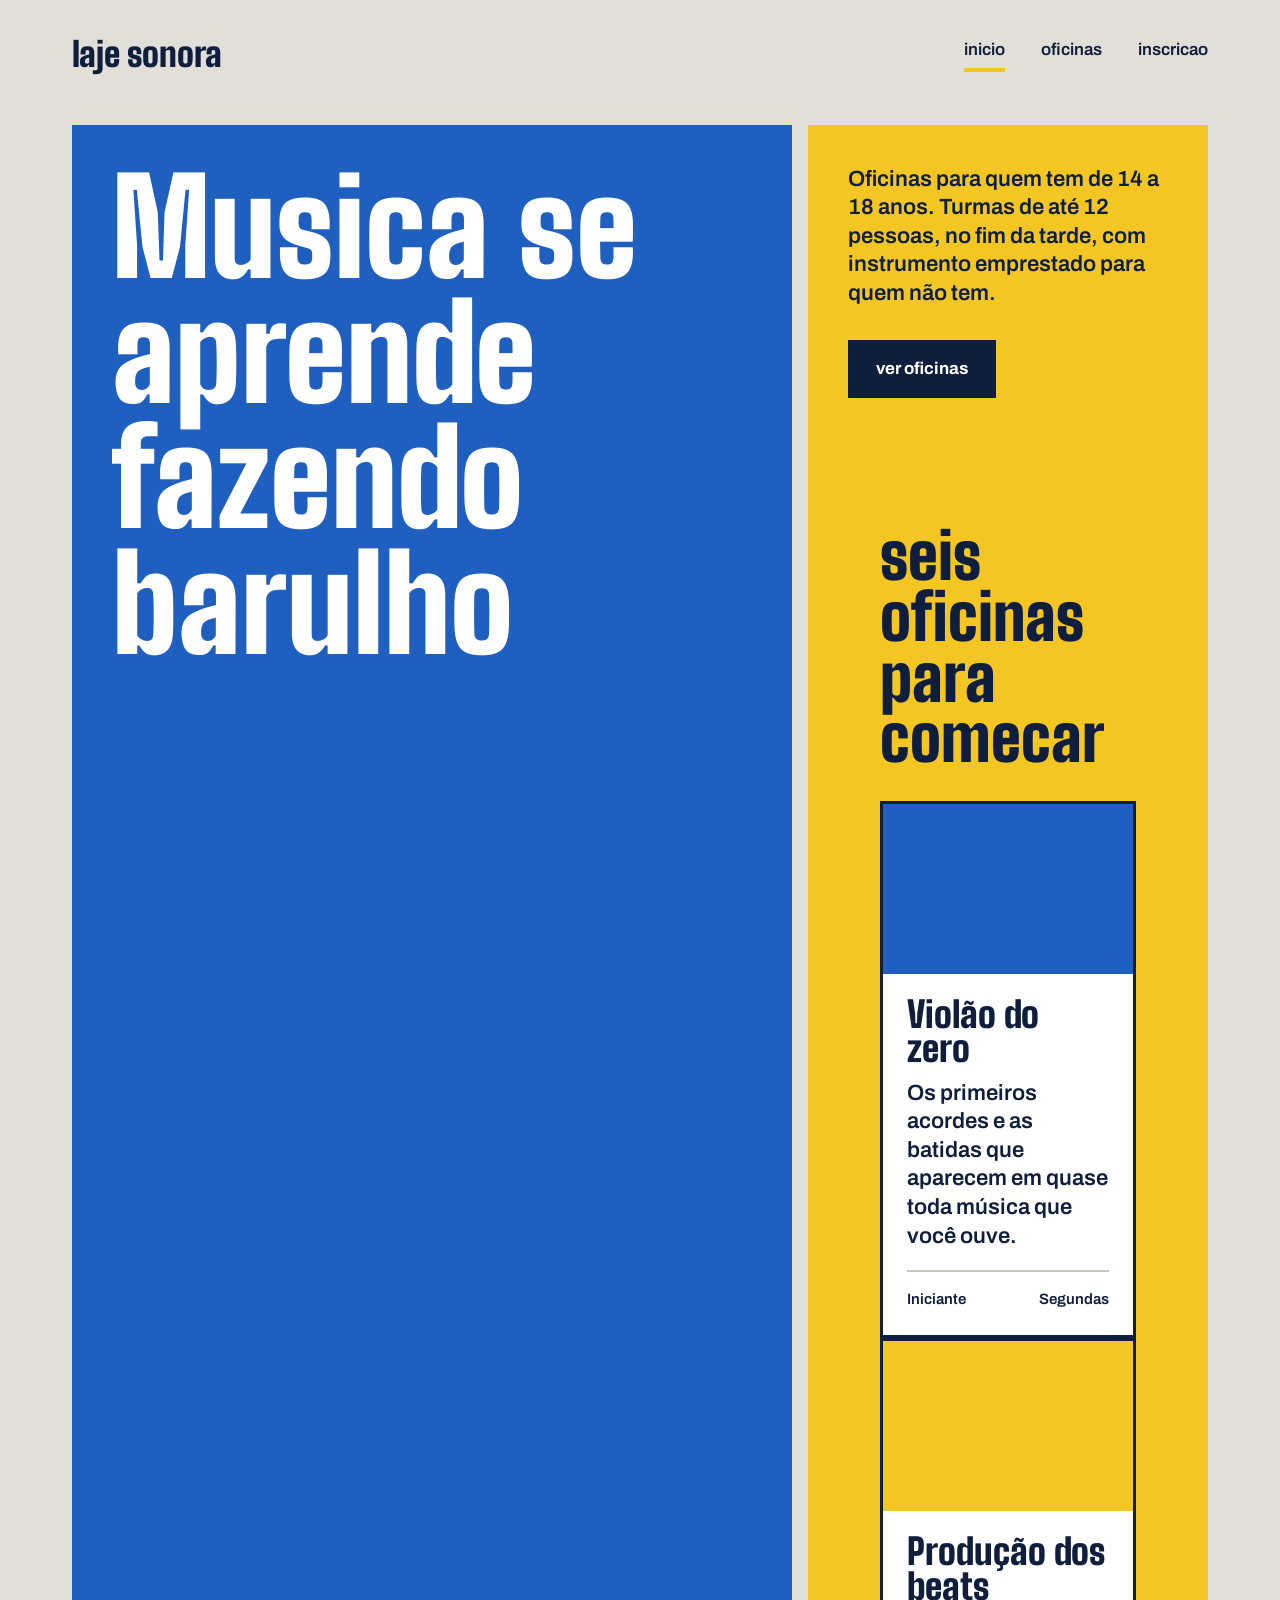
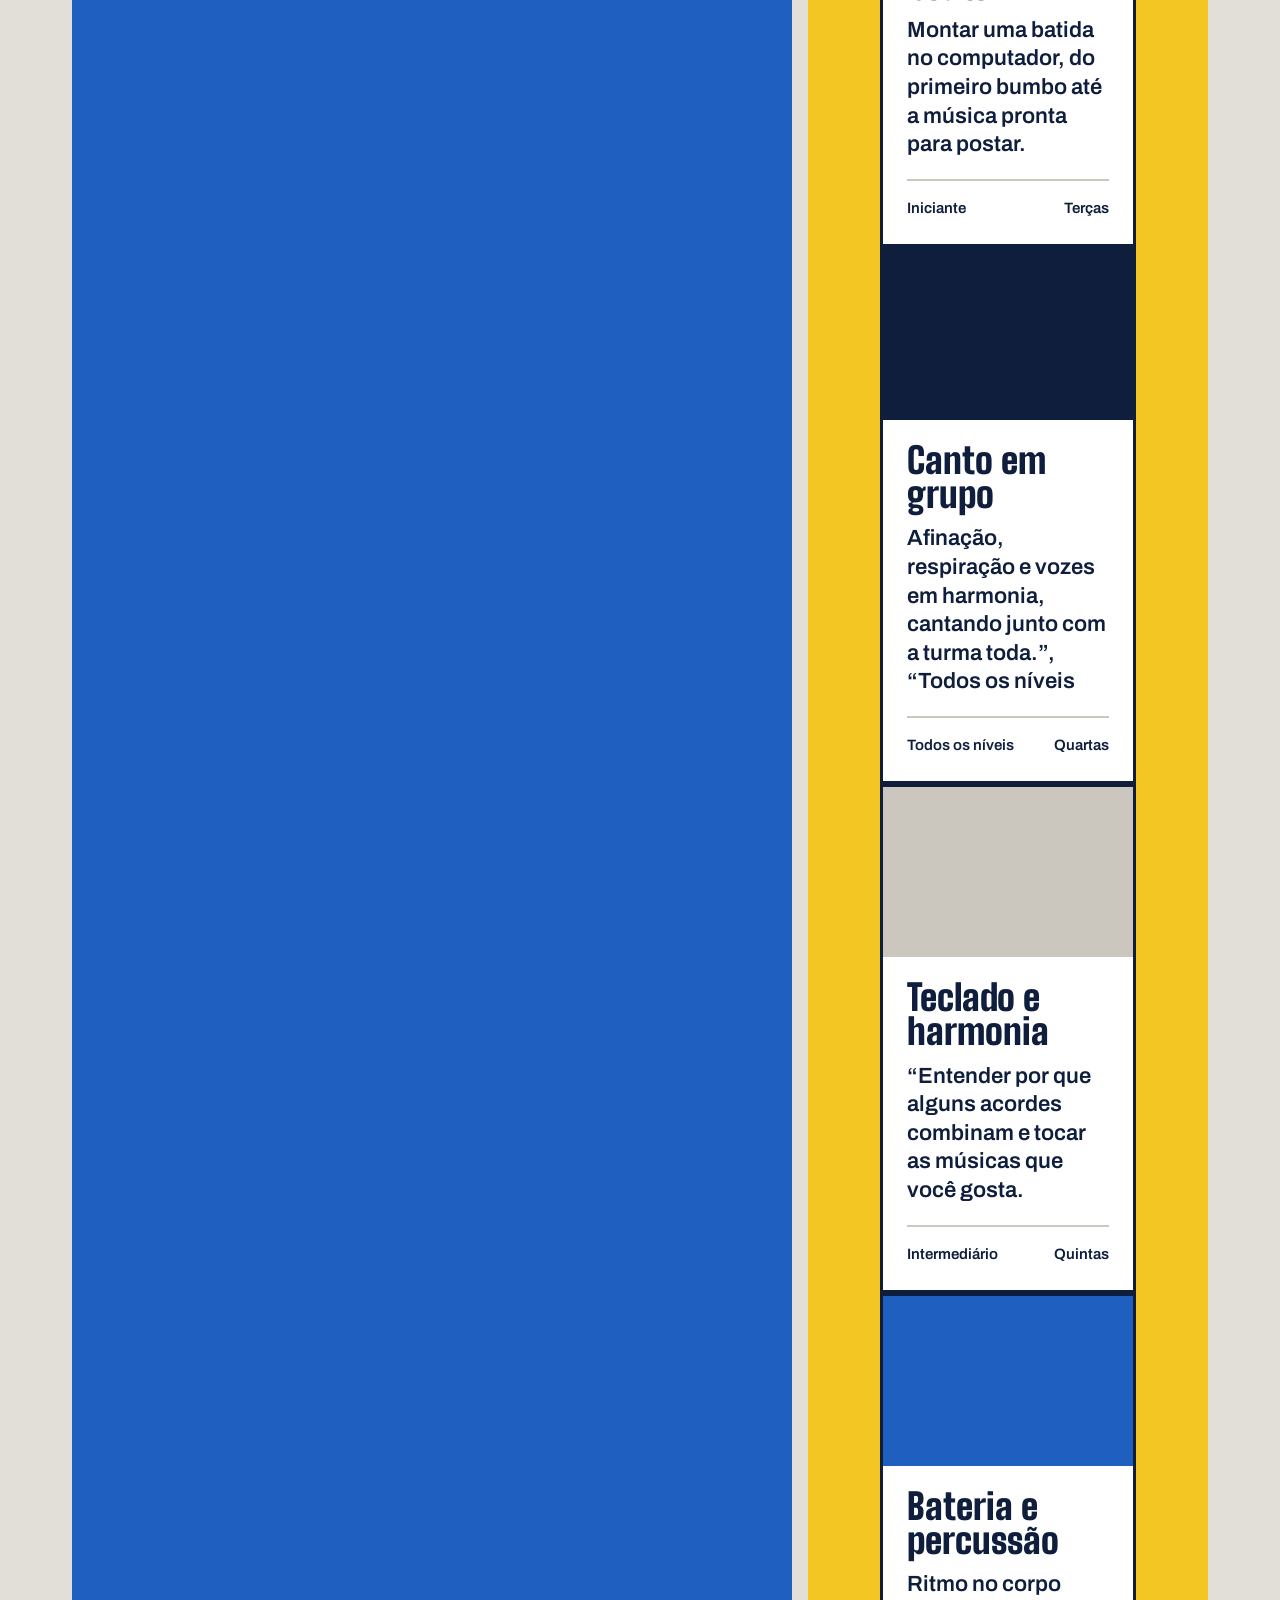
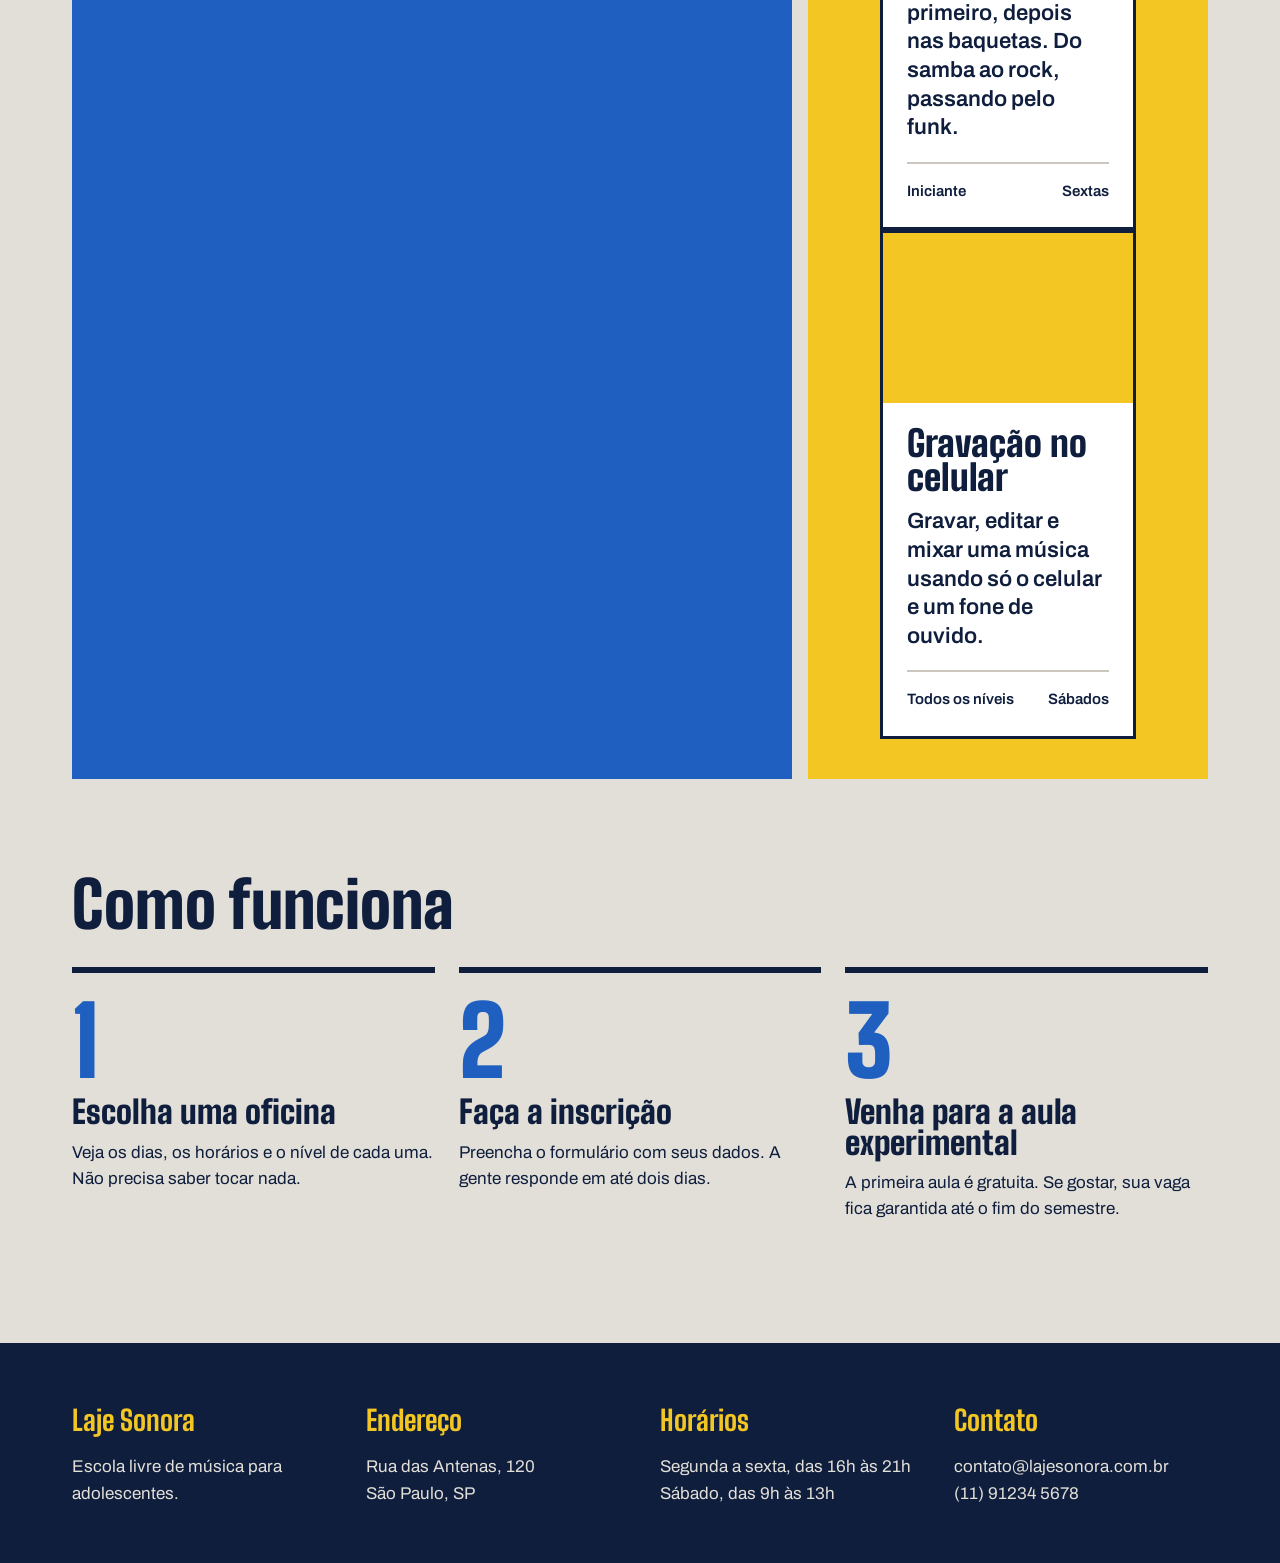
<file: index.html>
<!DOCTYPE html>
<html lang="pt-br">
<head>
    <meta charset="UTF-8">
    <meta name="viewport" content="width=device-width, initial-scale=1.0">
    <link rel="preconnect" href="https://fonts.googleapis.com">
<link rel="preconnect" href="https://fonts.gstatic.com" crossorigin>
<link href="https://fonts.googleapis.com/css2?family=Archivo:ital,wght@0,100..900;1,100..900&family=Big+Shoulders:opsz,wght@10..72,100..900&display=swap" rel="stylesheet">
    <link rel="stylesheet" href="index.css">
    <title>laje sonora | inicio</title>
</head>
<body>
    <header class="conteudo topo">
        <a class="logo" href="index.html">laje sonora</a>
        <nav class="menu">
            <a class="atual" href="index.html">inicio</a>
            <a href="oficinas.html">oficinas</a>
            <a href="inscricao.html">inscricao</a>
        </nav>
    </header>
    <main>
        <section class="conteudo cartazes">
            <div class="cartaz cartaz-principal">
                
                <h1>Musica se aprende fazendo barulho</h1>
            </div>
            <div class="cartaz cartaz-lateral">
                <p>Oficinas para quem tem de 14 a 18 anos. Turmas de até 12 pessoas, no fim da tarde, com instrumento emprestado para quem não tem.</p>
                <a class="botao" href="oficinas.html">ver oficinas</a> 
                <section class="conteudo secao">
                    <h2 class="titulo-secao">seis oficinas para comecar</h2>
                    <div class="cards"></div>
                    <article class="card">
                        <div class="foto foto-azul"></div>
                        <div class="card-texto">
                    <h3>Violão do zero</h3>
                    <p>Os primeiros acordes e as batidas que aparecem em quase toda música que você ouve.</p>
                    <div class="card-info"><span>Iniciante</span><span>Segundas</span></div>
                </div>
                    </article>
                    <article class="card">
                        <div class="foto foto-amarela"></div>
                        <div class="card-texto">
                    <h3>Produção dos beats</h3>
                    <p>Montar uma batida no computador, do primeiro bumbo até a música pronta para postar.</p>
                    <div class="card-info"><span>Iniciante</span><span>Terças</span></div>
                </div>
                    </article>
                    <article class="card">
                        <div class="foto foto-tinta"></div>
                        <div class="card-texto">
                    <h3>Canto em grupo</h3>
                    <p>Afinação, respiração e vozes em harmonia, cantando junto com a turma toda.”, “Todos os níveis</p>
                    <div class="card-info"><span>Todos os níveis</span><span>Quartas</span></div>
                </div>
                    </article>
                    <article class="card">
                        <div class="foto "></div>
                        <div class="card-texto">
                    <h3>Teclado e harmonia</h3>
                    <p>“Entender por que alguns acordes combinam e tocar as músicas que você gosta.</p>
                    <div class="card-info"><span>Intermediário</span><span>Quintas</span></div>
                </div>
                    </article>
                    <article class="card">
                        <div class="foto foto-azul"></div>
                        <div class="card-texto">
                    <h3>Bateria e percussão</h3>
                    <p>Ritmo no corpo primeiro, depois nas baquetas. Do samba ao rock, passando pelo funk.</p>
                    <div class="card-info"><span>Iniciante</span><span>Sextas</span></div>
                </div>
                    </article>
                    <article class="card">
                        <div class="foto foto-amarela"></div>
                        <div class="card-texto">
                    <h3>Gravação no celular</h3>
                    <p>Gravar, editar e mixar uma música usando só o celular e um fone de ouvido.</p>
                    <div class="card-info"><span>Todos os níveis</span><span>Sábados</span></div>
                </div>
                    </article>
    
                </div>
                
    
                    </article>
                </div>
            </section>
            <section class="conteudo secao">
                <h2 class="titulo-secao">Como funciona</h2>
                <div class="passos">
                    <div class="passo">
                        <p class="passo-numero">1</p>
                    <h3>Escolha uma oficina</h3>
                    <p>Veja os dias, os horários e o nível de cada uma. Não precisa saber tocar nada.</p>
                    </div>
                    <div class="passo">
                        <p class="passo-numero">2</p>
                    <h3>Faça a inscrição</h3>
                    <p>Preencha o formulário com seus dados. A gente responde em até dois dias.</p>
                    </div>
                    <div class="passo">
                        <p class="passo-numero">3</p>
                    <h3>Venha para a aula experimental</h3>
                    <p>A primeira aula é gratuita. Se gostar, sua vaga fica garantida até o fim do semestre.</p>
                    </div>
                </div>
            </section>
        </main>
        <footer class="rodape">
            <div class="conteudo rodape-colunas">
                <div class="rodape-coluna">
                    <h4>Laje Sonora</h4>
                    <p>Escola livre de música para <br> adolescentes.</p>
                </div>
                <div class="rodape-coluna">
                    <h4>Endereço</h4>
                    <p>Rua das Antenas, 120 <br> São Paulo, SP</p>
                </div>
                <div class="rodape-coluna">
                    <h4>Horários</h4>
                    <p>Segunda a sexta, das 16h às 21h <br> Sábado, das 9h às 13h</p>
                </div>
                <div class="rodape-coluna">
                    <h4>Contato</h4>
                    <p> contato@lajesonora.com.br <br>(11) 91234 5678</p>
                </div>
            </div>
        </footer>
        
    </body>
    </html>

            </div>
        </section>
    </main>
</body>
</html>
</file>
<file: index.css>
* {
  margin: 0;
  padding: 0;
  box-sizing: border-box;
}

:root {
  --concreto: #E2DFD8;
  --concreto-escuro: #CBC7BE;
  --tinta: #0F1E3D;
  --caixa-dagua: #1F5FBF;
  --fita: #F3C623;
  --branco: #FFFFFF;

  --fonte-cartaz: "Big Shoulders", "Arial Narrow", sans-serif;
  --fonte-texto: "Archivo", Arial, sans-serif;
}

body {
  background-color: var(--concreto);
  color: var(--tinta);
  font-family: var(--fonte-texto);
  font-size: 17px;
  line-height: 1.55;
}

a {
  color: inherit;
}

h1, h2, h3 {
  font-family: var(--fonte-cartaz);
  font-weight: 900;
  line-height: 0.95;
}

.conteudo {
  max-width: 1200px;
  margin-inline: auto;
  padding-inline: 32px;
}

.topo {
  padding-block: 28px;
  display: flex;
  justify-content: space-between;
  align-items: center;
}

.logo {
  font-family: var(--fonte-cartaz);
  font-size: 34px;
  font-weight: 900;
  text-decoration: none;
}

.menu {
  display: flex;
  gap: 36px;
}

.menu a {
  font-weight: 600;
  text-decoration: none;
  padding-bottom: 4px;
  border-bottom: 4px solid transparent;
}

.menu a:hover {
  border-bottom-color: var(--tinta);
}

.menu a.atual {
  border-bottom-color: var(--fita);
}

.cartazes {
  margin-top: 16px;
  display: flex;
  gap: 16px;
}

.cartaz {
  padding: 40px;
}

.cartaz-principal {
  background-color: var(--caixa-dagua);
  color: var(--branco);
  flex: 2;
}

.cartaz-principal h1 {
  font-size: 132px;
  max-width: 9ch;
}

.cartaz-lateral {
  background-color: var(--fita);
  flex: 1;
  display: flex;
  flex-direction: column;
  justify-content: space-between;
  gap: 32px;
  align-items: flex-start;
}

.cartaz-lateral p {
  font-size: 22px;
  font-weight: 600;
  line-height: 1.3;
}

.botao {
  background-color: var(--tinta);
  color: var(--branco);
  font-weight: 700;
  text-decoration: none;
  padding: 16px 28px;
  border: none;
  font-family: var(--fonte-texto);
  font-size: 17px;
  cursor: pointer;
}

.botao:hover {
  background-color: var(--caixa-dagua);
}

.cartazes {
  margin-top: 16px;
  display: flex;
  gap: 16px;
}

.cartaz {
  padding: 40px;
}

.cartaz-principal {
  background-color: var(--caixa-dagua);
  color: var(--branco);
  flex: 2;
}

.cartaz-principal h1 {
  font-size: 132px;
  max-width: 9ch;
}

.cartaz-lateral {
  background-color: var(--fita);
  flex: 1;
  display: flex;
  flex-direction: column;
  justify-content: space-between;
  gap: 32px;
  align-items: flex-start;
}

.cartaz-lateral p {
  font-size: 22px;
  font-weight: 600;
  line-height: 1.3;
}

.botao {
  background-color: var(--tinta);
  color: var(--branco);
  font-weight: 700;
  text-decoration: none;
  padding: 16px 28px;
  border: none;
  font-family: var(--fonte-texto);
  font-size: 17px;
  cursor: pointer;
}

.botao:hover {
  background-color: var(--caixa-dagua);
}

.secao {
  margin-top: 96px;
}

.titulo-secao {
  font-size: 64px;
  margin-bottom: 32px;
}

.cards {
  display: flex;
  flex-wrap: wrap;
  gap: 24px;
}

.card {
  background-color: var(--branco);
  border: 3px solid var(--tinta);
  flex: 1 1 340px;
}

.card .foto {
  height: 170px;
}

.foto {
  background-color: var(--concreto-escuro);
}

.foto-azul {
  background-color: var(--caixa-dagua);
}

.foto-amarela {
  background-color: var(--fita);
}

.foto-tinta {
  background-color: var(--tinta);
}

.card-texto {
  padding: 24px;
}

.card h3 {
  font-size: 36px;
  margin-bottom: 12px;
}

.card-info {
  margin-top: 20px;
  padding-top: 16px;
  border-top: 2px solid var(--concreto-escuro);
  font-weight: 600;
  font-size: 15px;
  display: flex;
  justify-content: space-between;
}
.passos {
  display: flex;
  gap: 24px;
}

.passo {
  border-top: 6px solid var(--tinta);
  padding-top: 20px;
  flex: 1;
}

.passo-numero {
  font-family: var(--fonte-cartaz);
  font-size: 96px;
  font-weight: 900;
  line-height: 1;
  color: var(--caixa-dagua);
}

.passo h3 {
  font-size: 32px;
  margin-block: 8px 12px;
}
.rodape {
  margin-top: 120px;
  background-color: var(--tinta);
  color: var(--concreto);
  padding-block: 56px;
}

.rodape-colunas {
  display: flex;
  gap: 40px;
}

.rodape-coluna {
  flex: 1;
}

.rodape h4 {
  font-family: var(--fonte-cartaz);
  font-size: 28px;
  color: var(--fita);
  margin-bottom: 12px;
}
</file>
